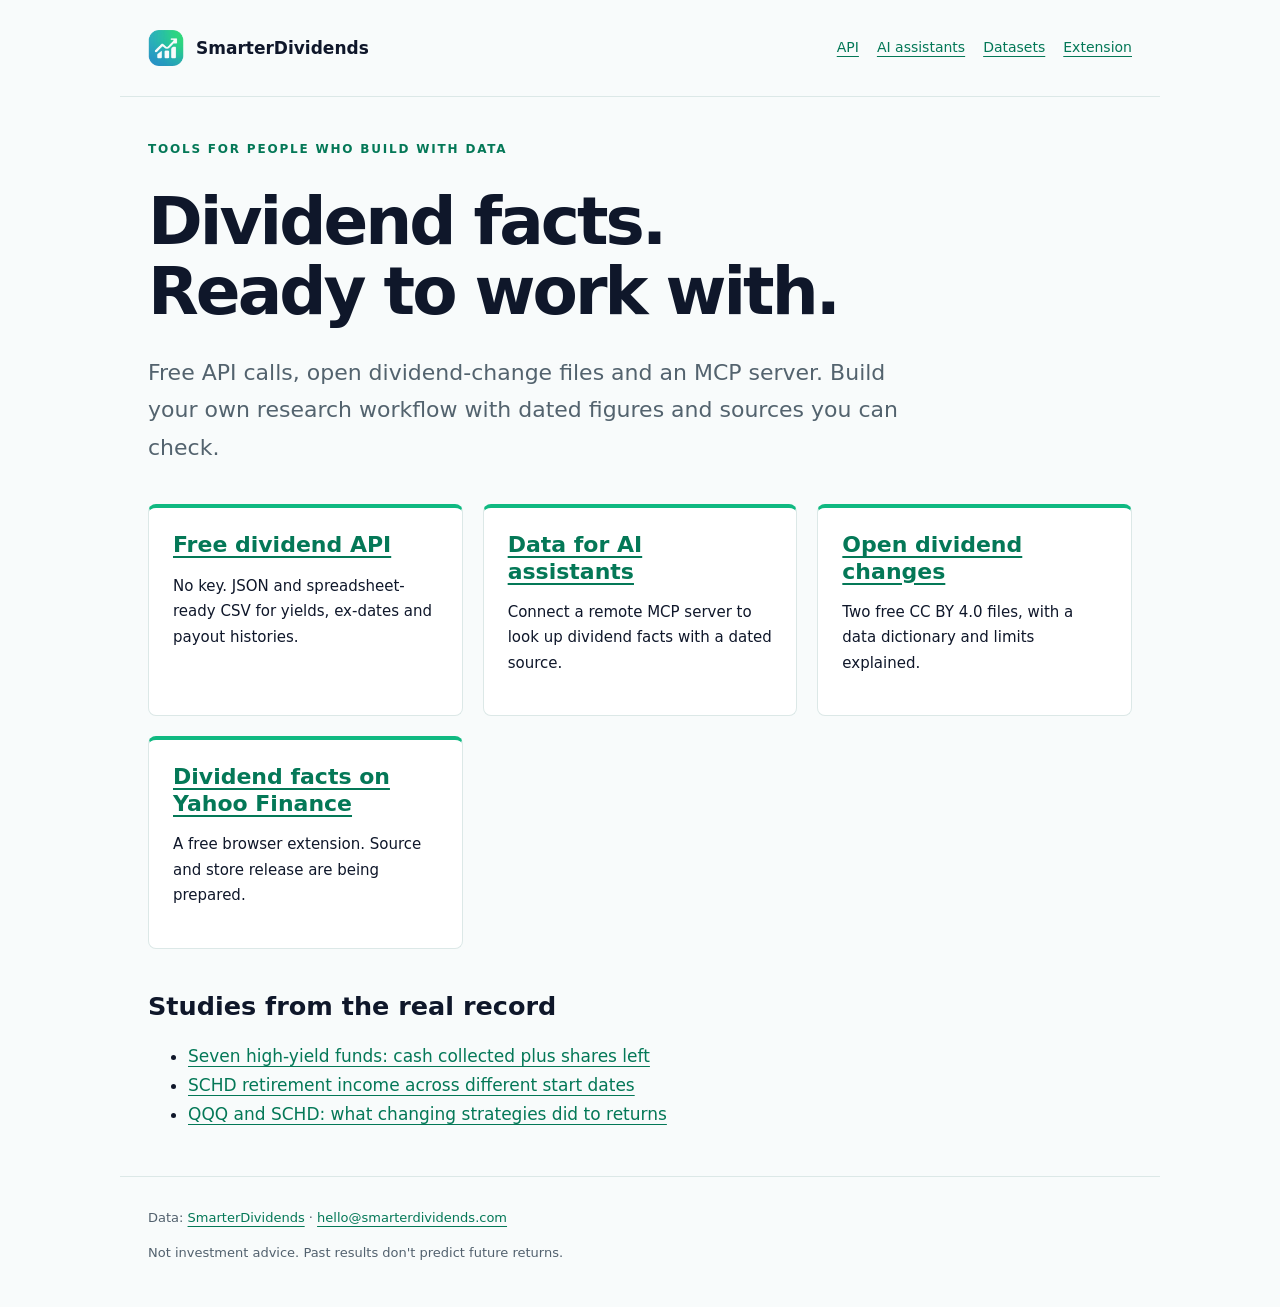
<file: index.html>
<!doctype html><html lang="en"><head><meta charset="utf-8"><meta name="viewport" content="width=device-width,initial-scale=1"><title>Dividend developer resources | SmarterDividends Developers</title><meta name="description" content="Dividend data and developer resources from SmarterDividends."><link rel="stylesheet" href="/style.css"><link rel="icon" href="/icon.png"></head><body><header><a href="/"><img src="/icon.png" width="36" height="36" alt="">SmarterDividends</a><nav aria-label="Developer resources"><a href="/api/">API</a><a href="/mcp/">AI assistants</a><a href="/datasets/">Datasets</a><a href="/chrome-extension/">Extension</a></nav></header><main><p class="eyebrow">Tools for people who build with data</p><h1>Dividend facts.<br>Ready to work with.</h1><p class="intro">Free API calls, open dividend-change files and an MCP server. Build your own research workflow with dated figures and sources you can check.</p><div class="cards"><section class="card"><h2><a href="/api/">Free dividend API</a></h2><p>No key. JSON and spreadsheet-ready CSV for yields, ex-dates and payout histories.</p></section><section class="card"><h2><a href="/mcp/">Data for AI assistants</a></h2><p>Connect a remote MCP server to look up dividend facts with a dated source.</p></section><section class="card"><h2><a href="/datasets/">Open dividend changes</a></h2><p>Two free CC BY 4.0 files, with a data dictionary and limits explained.</p></section><section class="card"><h2><a href="/chrome-extension/">Dividend facts on Yahoo Finance</a></h2><p>A free browser extension. Source and store release are being prepared.</p></section></div><h2>Studies from the real record</h2><ul><li><a href="https://smarterdividends.com/videos/high-yield-funds-did-anyone-make-money?utm_source=github&utm_medium=referral&utm_campaign=developer-hub">Seven high-yield funds: cash collected plus shares left</a></li><li><a href="https://smarterdividends.com/videos/can-you-retire-on-schd?utm_source=github&utm_medium=referral&utm_campaign=developer-hub">SCHD retirement income across different start dates</a></li><li><a href="https://smarterdividends.com/videos/ai-stocks-crashing-dividend-stocks?utm_source=github&utm_medium=referral&utm_campaign=developer-hub">QQQ and SCHD: what changing strategies did to returns</a></li></ul></main><footer>Data: <a href="https://smarterdividends.com/?utm_source=github&utm_medium=referral&utm_campaign=developer-hub">SmarterDividends</a> · <a href="mailto:hello@smarterdividends.com">hello@smarterdividends.com</a><p>Not investment advice. Past results don't predict future returns.</p></footer></body></html>
</file>
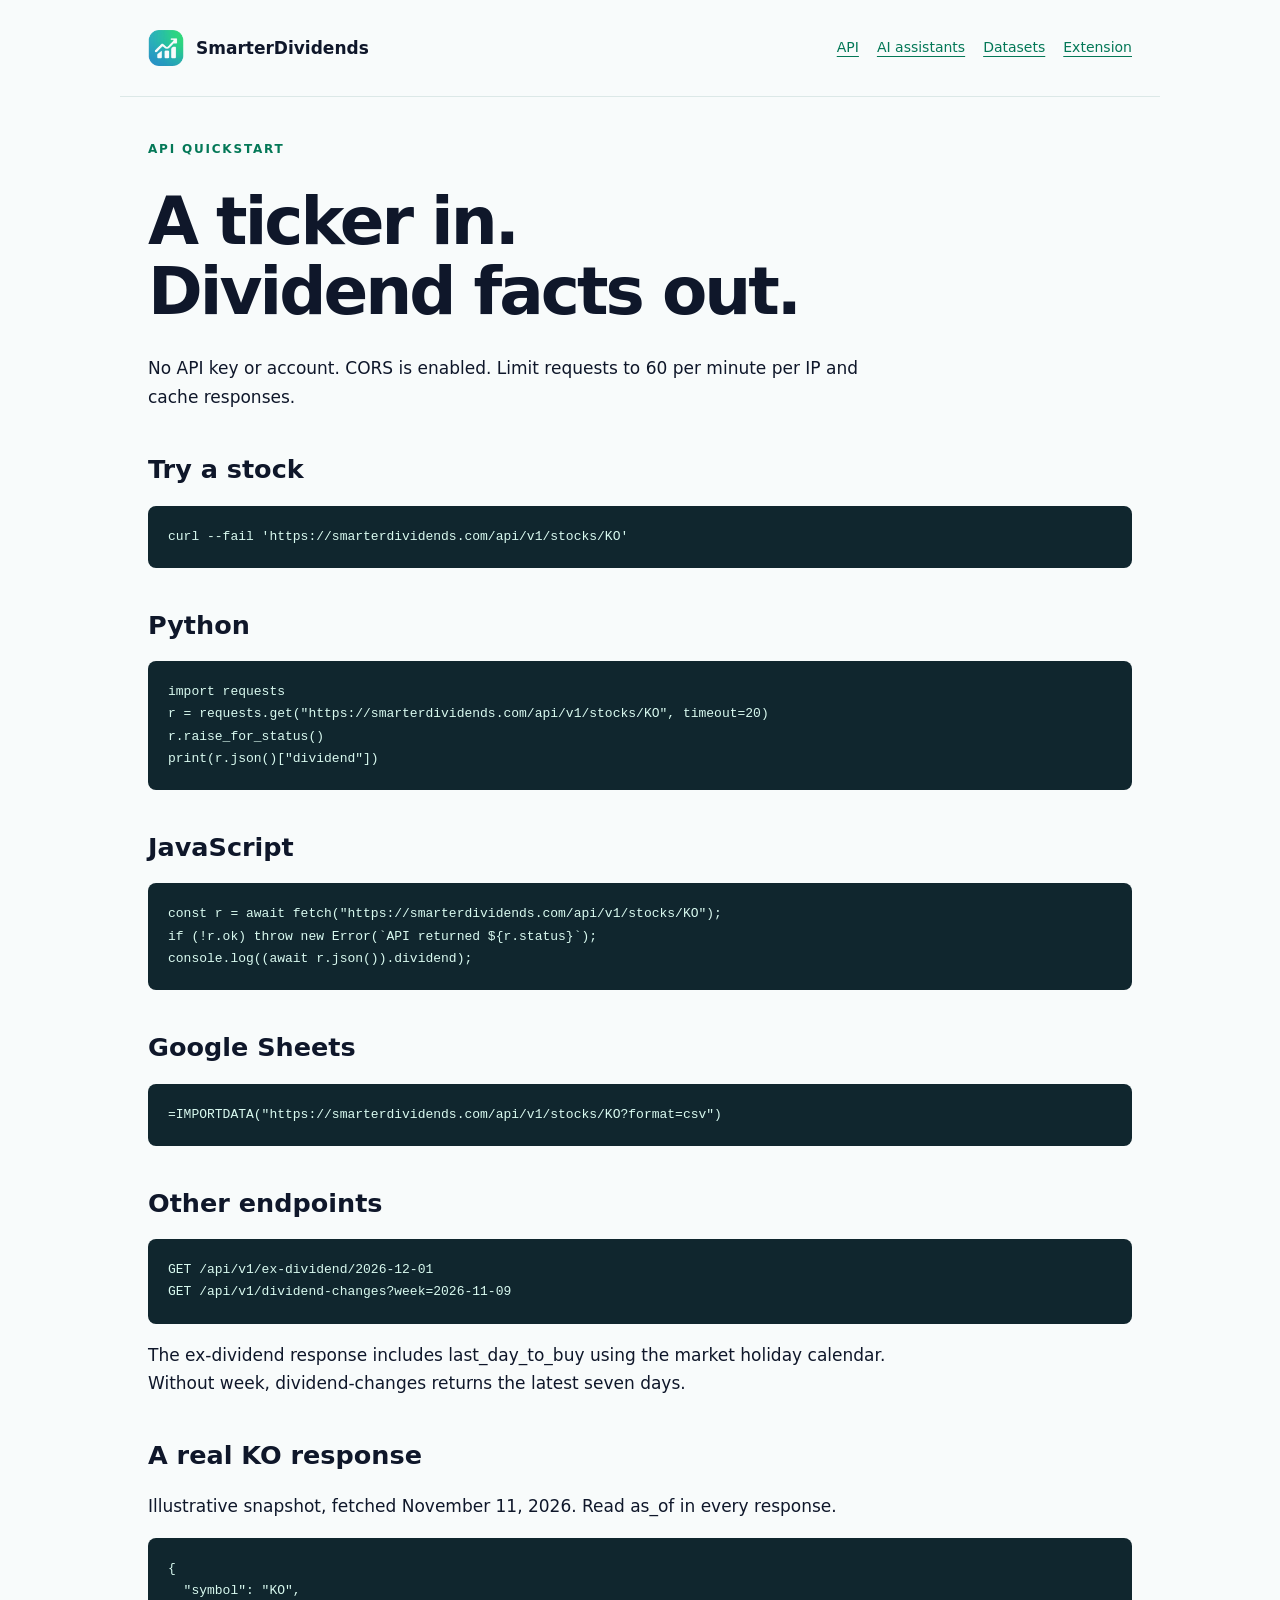
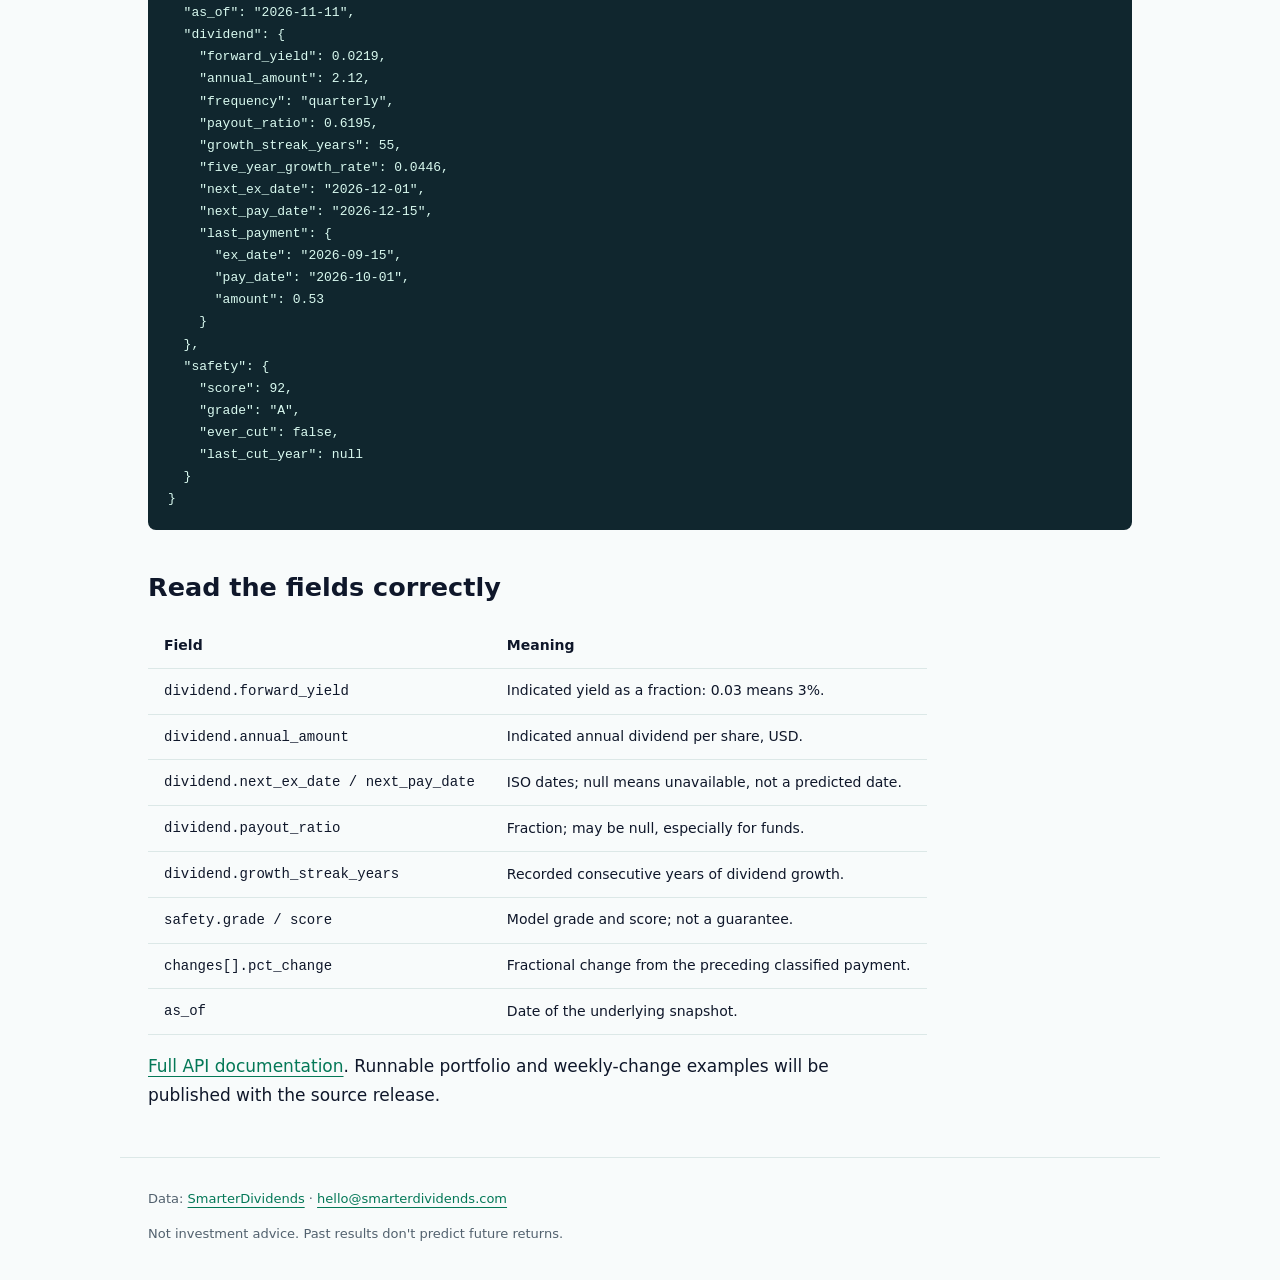
<file: api/index.html>
<!doctype html><html lang="en"><head><meta charset="utf-8"><meta name="viewport" content="width=device-width,initial-scale=1"><title>Free dividend API | SmarterDividends Developers</title><meta name="description" content="Dividend data and developer resources from SmarterDividends."><link rel="stylesheet" href="/style.css"><link rel="icon" href="/icon.png"></head><body><header><a href="/"><img src="/icon.png" width="36" height="36" alt="">SmarterDividends</a><nav aria-label="Developer resources"><a href="/api/">API</a><a href="/mcp/">AI assistants</a><a href="/datasets/">Datasets</a><a href="/chrome-extension/">Extension</a></nav></header><main><p class="eyebrow">API quickstart</p><h1>A ticker in.<br>Dividend facts out.</h1><p>No API key or account. CORS is enabled. Limit requests to 60 per minute per IP and cache responses.</p><h2>Try a stock</h2><pre>curl --fail 'https://smarterdividends.com/api/v1/stocks/KO'</pre><h2>Python</h2><pre>import requests
r = requests.get("https://smarterdividends.com/api/v1/stocks/KO", timeout=20)
r.raise_for_status()
print(r.json()["dividend"])</pre><h2>JavaScript</h2><pre>const r = await fetch("https://smarterdividends.com/api/v1/stocks/KO");
if (!r.ok) throw new Error(`API returned ${r.status}`);
console.log((await r.json()).dividend);</pre><h2>Google Sheets</h2><pre>=IMPORTDATA("https://smarterdividends.com/api/v1/stocks/KO?format=csv")</pre><h2>Other endpoints</h2><pre>GET /api/v1/ex-dividend/2026-12-01
GET /api/v1/dividend-changes?week=2026-11-09</pre><p>The ex-dividend response includes last_day_to_buy using the market holiday calendar. Without week, dividend-changes returns the latest seven days.</p><h2>A real KO response</h2><p>Illustrative snapshot, fetched November 11, 2026. Read as_of in every response.</p><pre>{
  &quot;symbol&quot;: &quot;KO&quot;,
  &quot;as_of&quot;: &quot;2026-11-11&quot;,
  &quot;dividend&quot;: {
    &quot;forward_yield&quot;: 0.0219,
    &quot;annual_amount&quot;: 2.12,
    &quot;frequency&quot;: &quot;quarterly&quot;,
    &quot;payout_ratio&quot;: 0.6195,
    &quot;growth_streak_years&quot;: 55,
    &quot;five_year_growth_rate&quot;: 0.0446,
    &quot;next_ex_date&quot;: &quot;2026-12-01&quot;,
    &quot;next_pay_date&quot;: &quot;2026-12-15&quot;,
    &quot;last_payment&quot;: {
      &quot;ex_date&quot;: &quot;2026-09-15&quot;,
      &quot;pay_date&quot;: &quot;2026-10-01&quot;,
      &quot;amount&quot;: 0.53
    }
  },
  &quot;safety&quot;: {
    &quot;score&quot;: 92,
    &quot;grade&quot;: &quot;A&quot;,
    &quot;ever_cut&quot;: false,
    &quot;last_cut_year&quot;: null
  }
}</pre><h2>Read the fields correctly</h2><table><tr><th>Field</th><th>Meaning</th></tr><tr><td><code>dividend.forward_yield</code></td><td>Indicated yield as a fraction: 0.03 means 3%.</td></tr><tr><td><code>dividend.annual_amount</code></td><td>Indicated annual dividend per share, USD.</td></tr><tr><td><code>dividend.next_ex_date / next_pay_date</code></td><td>ISO dates; null means unavailable, not a predicted date.</td></tr><tr><td><code>dividend.payout_ratio</code></td><td>Fraction; may be null, especially for funds.</td></tr><tr><td><code>dividend.growth_streak_years</code></td><td>Recorded consecutive years of dividend growth.</td></tr><tr><td><code>safety.grade / score</code></td><td>Model grade and score; not a guarantee.</td></tr><tr><td><code>changes[].pct_change</code></td><td>Fractional change from the preceding classified payment.</td></tr><tr><td><code>as_of</code></td><td>Date of the underlying snapshot.</td></tr></table><p><a href="https://smarterdividends.com/dividend-api?utm_source=github&utm_medium=referral&utm_campaign=developer-hub">Full API documentation</a>. Runnable portfolio and weekly-change examples will be published with the source release.</p></main><footer>Data: <a href="https://smarterdividends.com/?utm_source=github&utm_medium=referral&utm_campaign=developer-hub">SmarterDividends</a> · <a href="mailto:hello@smarterdividends.com">hello@smarterdividends.com</a><p>Not investment advice. Past results don't predict future returns.</p></footer></body></html>
</file>
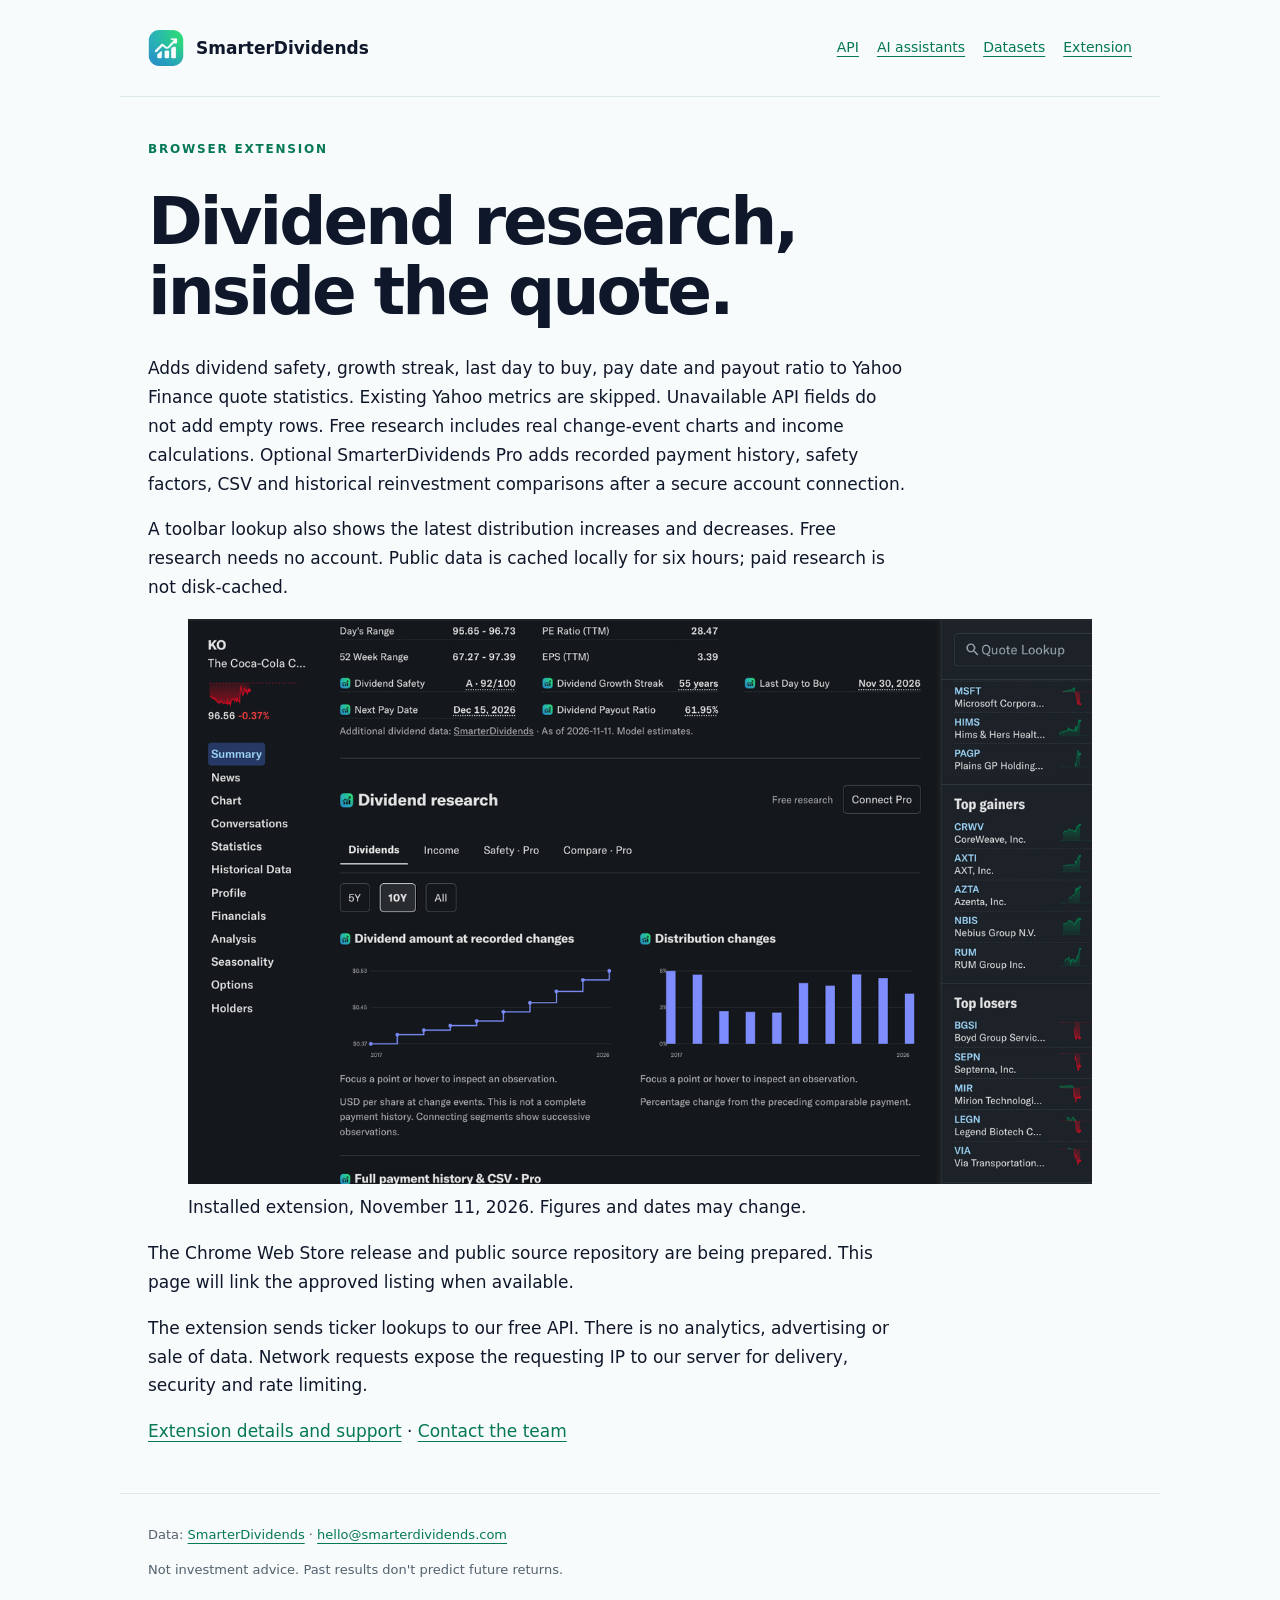
<file: chrome-extension/index.html>
<!doctype html><html lang="en"><head><meta charset="utf-8"><meta name="viewport" content="width=device-width,initial-scale=1"><title>Dividend browser extension | SmarterDividends Developers</title><meta name="description" content="Dividend data and developer resources from SmarterDividends."><link rel="stylesheet" href="/style.css"><link rel="icon" href="/icon.png"></head><body><header><a href="/"><img src="/icon.png" width="36" height="36" alt="">SmarterDividends</a><nav aria-label="Developer resources"><a href="/api/">API</a><a href="/mcp/">AI assistants</a><a href="/datasets/">Datasets</a><a href="/chrome-extension/">Extension</a></nav></header><main><p class="eyebrow">Browser extension</p><h1>Dividend research,<br>inside the quote.</h1><p>Adds dividend safety, growth streak, last day to buy, pay date and payout ratio to Yahoo Finance quote statistics. Existing Yahoo metrics are skipped. Unavailable API fields do not add empty rows. Free research includes real change-event charts and income calculations. Optional SmarterDividends Pro adds recorded payment history, safety factors, CSV and historical reinvestment comparisons after a secure account connection.</p><p>A toolbar lookup also shows the latest distribution increases and decreases. Free research needs no account. Public data is cached locally for six hours; paid research is not disk-cached.</p><figure><img src="/chrome-extension/yahoo-ko.png" width="1280" height="800" style="max-width:100%;height:auto" alt="KO quote statistics with native SmarterDividends safety and dividend metrics"><figcaption>Installed extension, November 11, 2026. Figures and dates may change.</figcaption></figure><p>The Chrome Web Store release and public source repository are being prepared. This page will link the approved listing when available.</p><p>The extension sends ticker lookups to our free API. There is no analytics, advertising or sale of data. Network requests expose the requesting IP to our server for delivery, security and rate limiting.</p><p><a href="https://smarterdividends.com/chrome-extension?utm_source=github&utm_medium=referral&utm_campaign=developer-hub">Extension details and support</a> · <a href="mailto:hello@smarterdividends.com">Contact the team</a></p></main><footer>Data: <a href="https://smarterdividends.com/?utm_source=github&utm_medium=referral&utm_campaign=developer-hub">SmarterDividends</a> · <a href="mailto:hello@smarterdividends.com">hello@smarterdividends.com</a><p>Not investment advice. Past results don't predict future returns.</p></footer></body></html>
</file>
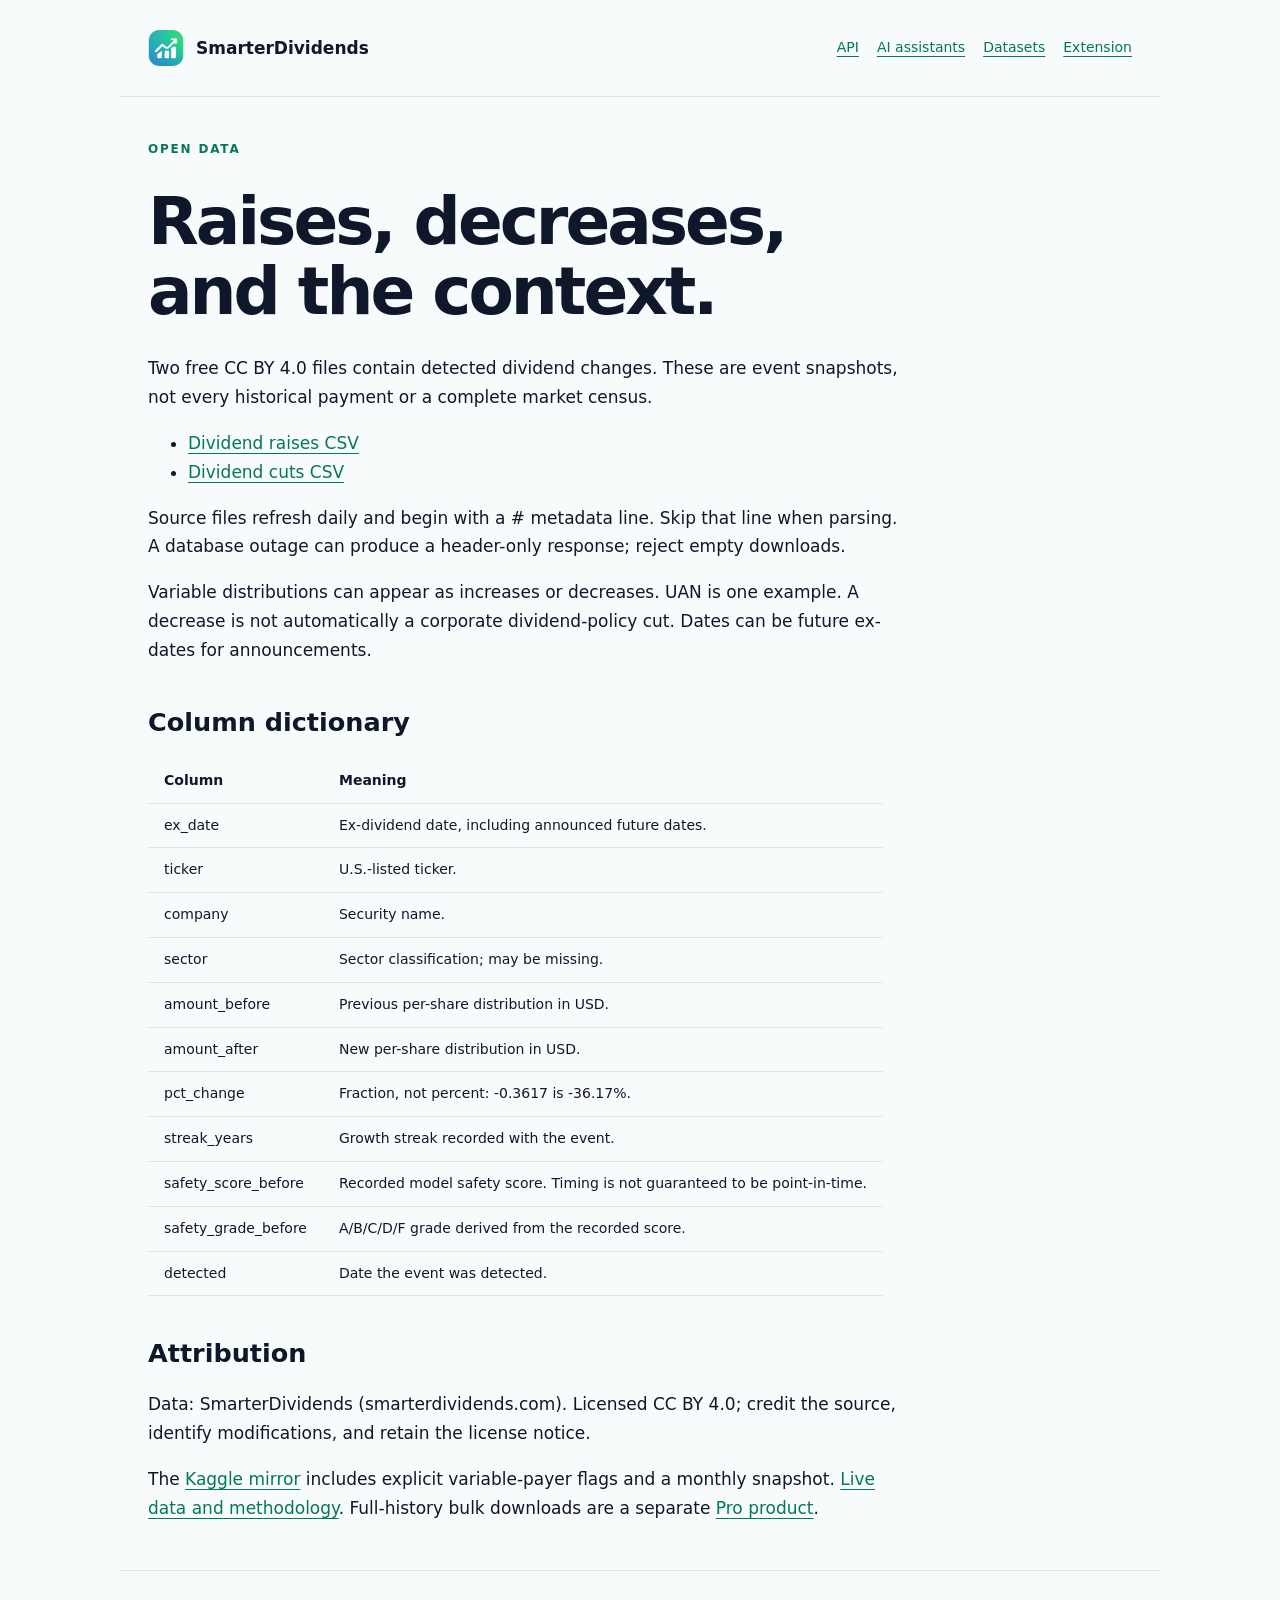
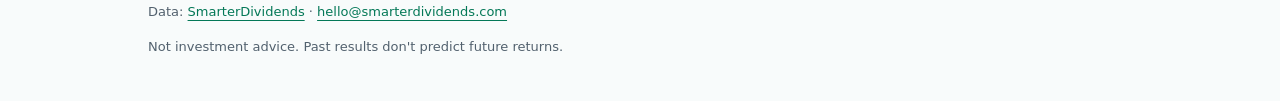
<file: datasets/index.html>
<!doctype html><html lang="en"><head><meta charset="utf-8"><meta name="viewport" content="width=device-width,initial-scale=1"><title>Free dividend-change datasets | SmarterDividends Developers</title><meta name="description" content="Dividend data and developer resources from SmarterDividends."><link rel="stylesheet" href="/style.css"><link rel="icon" href="/icon.png"></head><body><header><a href="/"><img src="/icon.png" width="36" height="36" alt="">SmarterDividends</a><nav aria-label="Developer resources"><a href="/api/">API</a><a href="/mcp/">AI assistants</a><a href="/datasets/">Datasets</a><a href="/chrome-extension/">Extension</a></nav></header><main><p class="eyebrow">Open data</p><h1>Raises, decreases,<br>and the context.</h1><p>Two free CC BY 4.0 files contain detected dividend changes. These are event snapshots, not every historical payment or a complete market census.</p><ul><li><a href="https://smarterdividends.com/data/dividend-raises.csv?utm_source=github&utm_medium=referral&utm_campaign=developer-hub">Dividend raises CSV</a></li><li><a href="https://smarterdividends.com/data/dividend-cuts.csv?utm_source=github&utm_medium=referral&utm_campaign=developer-hub">Dividend cuts CSV</a></li></ul><p>Source files refresh daily and begin with a # metadata line. Skip that line when parsing. A database outage can produce a header-only response; reject empty downloads.</p><p>Variable distributions can appear as increases or decreases. UAN is one example. A decrease is not automatically a corporate dividend-policy cut. Dates can be future ex-dates for announcements.</p><h2>Column dictionary</h2><table><tr><th>Column</th><th>Meaning</th></tr><tr><td>ex_date</td><td>Ex-dividend date, including announced future dates.</td></tr><tr><td>ticker</td><td>U.S.-listed ticker.</td></tr><tr><td>company</td><td>Security name.</td></tr><tr><td>sector</td><td>Sector classification; may be missing.</td></tr><tr><td>amount_before</td><td>Previous per-share distribution in USD.</td></tr><tr><td>amount_after</td><td>New per-share distribution in USD.</td></tr><tr><td>pct_change</td><td>Fraction, not percent: -0.3617 is -36.17%.</td></tr><tr><td>streak_years</td><td>Growth streak recorded with the event.</td></tr><tr><td>safety_score_before</td><td>Recorded model safety score. Timing is not guaranteed to be point-in-time.</td></tr><tr><td>safety_grade_before</td><td>A/B/C/D/F grade derived from the recorded score.</td></tr><tr><td>detected</td><td>Date the event was detected.</td></tr></table><h2>Attribution</h2><p>Data: SmarterDividends (smarterdividends.com). Licensed CC BY 4.0; credit the source, identify modifications, and retain the license notice.</p><p>The <a href="https://www.kaggle.com/datasets/smarterdividends/us-dividend-raises-and-cuts-smarterdividends">Kaggle mirror</a> includes explicit variable-payer flags and a monthly snapshot. <a href="https://smarterdividends.com/data?utm_source=github&utm_medium=referral&utm_campaign=developer-hub">Live data and methodology</a>. Full-history bulk downloads are a separate <a href="https://smarterdividends.com/datasets?utm_source=github&utm_medium=referral&utm_campaign=developer-hub">Pro product</a>.</p></main><footer>Data: <a href="https://smarterdividends.com/?utm_source=github&utm_medium=referral&utm_campaign=developer-hub">SmarterDividends</a> · <a href="mailto:hello@smarterdividends.com">hello@smarterdividends.com</a><p>Not investment advice. Past results don't predict future returns.</p></footer></body></html>
</file>
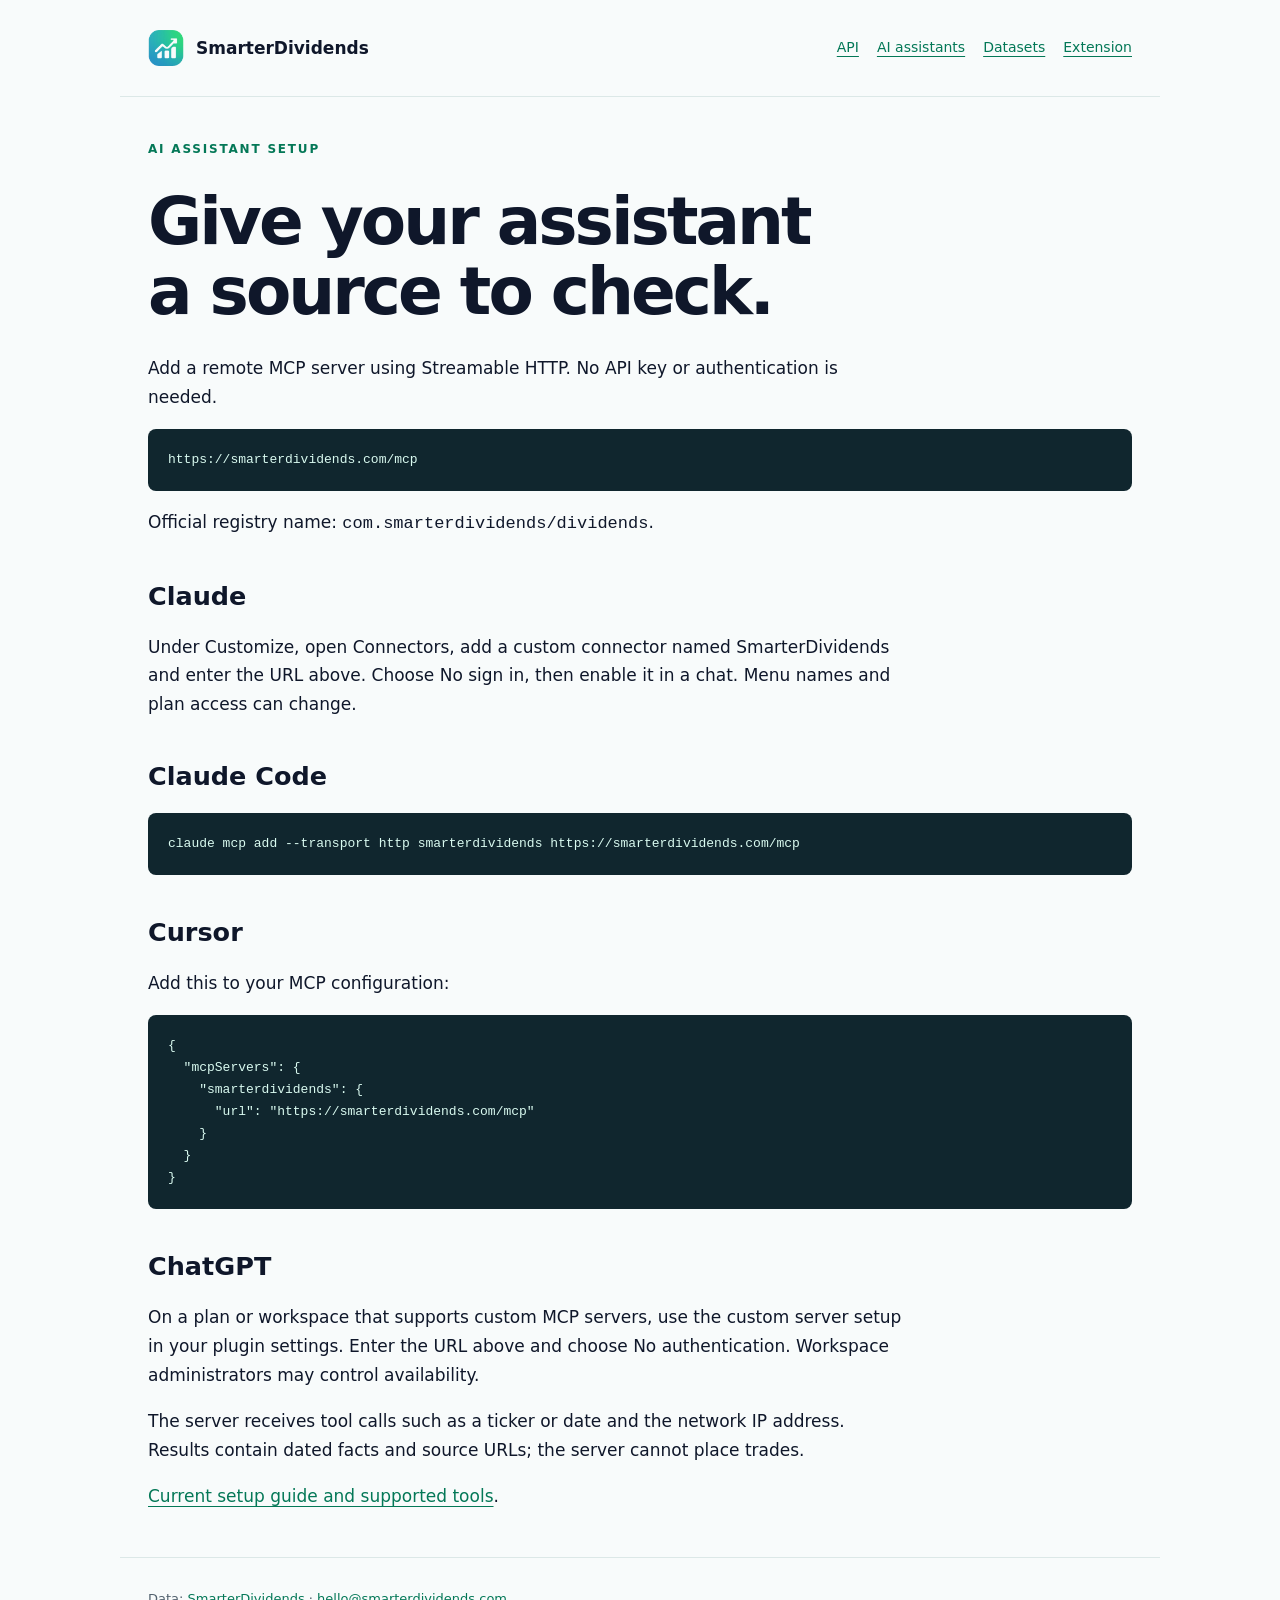
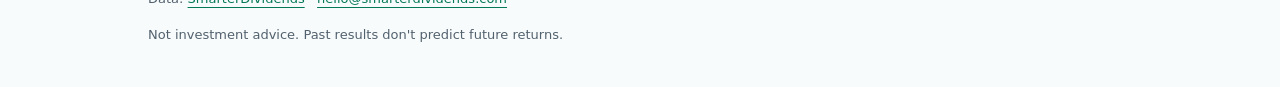
<file: mcp/index.html>
<!doctype html><html lang="en"><head><meta charset="utf-8"><meta name="viewport" content="width=device-width,initial-scale=1"><title>Dividend MCP server | SmarterDividends Developers</title><meta name="description" content="Dividend data and developer resources from SmarterDividends."><link rel="stylesheet" href="/style.css"><link rel="icon" href="/icon.png"></head><body><header><a href="/"><img src="/icon.png" width="36" height="36" alt="">SmarterDividends</a><nav aria-label="Developer resources"><a href="/api/">API</a><a href="/mcp/">AI assistants</a><a href="/datasets/">Datasets</a><a href="/chrome-extension/">Extension</a></nav></header><main><p class="eyebrow">AI assistant setup</p><h1>Give your assistant<br>a source to check.</h1><p>Add a remote MCP server using Streamable HTTP. No API key or authentication is needed.</p><pre>https://smarterdividends.com/mcp</pre><p>Official registry name: <code>com.smarterdividends/dividends</code>.</p><h2>Claude</h2><p>Under Customize, open Connectors, add a custom connector named SmarterDividends and enter the URL above. Choose No sign in, then enable it in a chat. Menu names and plan access can change.</p><h2>Claude Code</h2><pre>claude mcp add --transport http smarterdividends https://smarterdividends.com/mcp</pre><h2>Cursor</h2><p>Add this to your MCP configuration:</p><pre>{
  &quot;mcpServers&quot;: {
    &quot;smarterdividends&quot;: {
      &quot;url&quot;: &quot;https://smarterdividends.com/mcp&quot;
    }
  }
}</pre><h2>ChatGPT</h2><p>On a plan or workspace that supports custom MCP servers, use the custom server setup in your plugin settings. Enter the URL above and choose No authentication. Workspace administrators may control availability.</p><p>The server receives tool calls such as a ticker or date and the network IP address. Results contain dated facts and source URLs; the server cannot place trades.</p><p><a href="https://smarterdividends.com/dividend-mcp-server?utm_source=github&utm_medium=referral&utm_campaign=developer-hub">Current setup guide and supported tools</a>.</p></main><footer>Data: <a href="https://smarterdividends.com/?utm_source=github&utm_medium=referral&utm_campaign=developer-hub">SmarterDividends</a> · <a href="mailto:hello@smarterdividends.com">hello@smarterdividends.com</a><p>Not investment advice. Past results don't predict future returns.</p></footer></body></html>
</file>
<file: style.css>
:root{font:17px/1.7 system-ui,sans-serif;color:#0f172a;background:#f8fbfb}*{box-sizing:border-box}body{margin:0}header,main,footer{max-width:1040px;margin:auto;padding:30px 28px}header{display:flex;align-items:center;justify-content:space-between;gap:20px;border-bottom:1px solid #dce8e7}header>a{font-weight:800;color:#0f172a;text-decoration:none;display:flex;align-items:center;gap:12px}nav{display:flex;flex-wrap:wrap;gap:18px;font-size:14px}a{color:#047857;text-underline-offset:4px}a:focus-visible{outline:3px solid #06b6d4;outline-offset:4px}h1{font-size:clamp(38px,6vw,66px);line-height:1.05;letter-spacing:-.045em;margin:28px 0}h2{margin-top:42px;line-height:1.2}p{max-width:760px}.eyebrow{color:#047857;letter-spacing:.15em;text-transform:uppercase;font-size:12px;font-weight:800}.intro{font-size:22px;color:#53636e}.cards{display:grid;grid-template-columns:repeat(auto-fit,minmax(240px,1fr));gap:20px;margin:38px 0}.card{background:white;border:1px solid #dce8e7;padding:24px;border-top:4px solid #10b981;border-radius:8px}.card h2{margin:0 0 12px;font-size:22px}.card p{font-size:15px}pre{padding:20px;background:#10262e;color:#d9faf0;border-radius:8px;overflow:auto;font-size:13px}table{border-collapse:collapse;display:block;overflow:auto;max-width:100%;font-size:14px}th,td{padding:10px 16px;border-bottom:1px solid #dce8e7;text-align:left}footer{border-top:1px solid #dce8e7;font-size:13px;color:#52616e}img{max-width:100%;height:auto}@media(max-width:650px){header{display:block}nav{margin-top:15px}main{padding:20px}}
</file>
